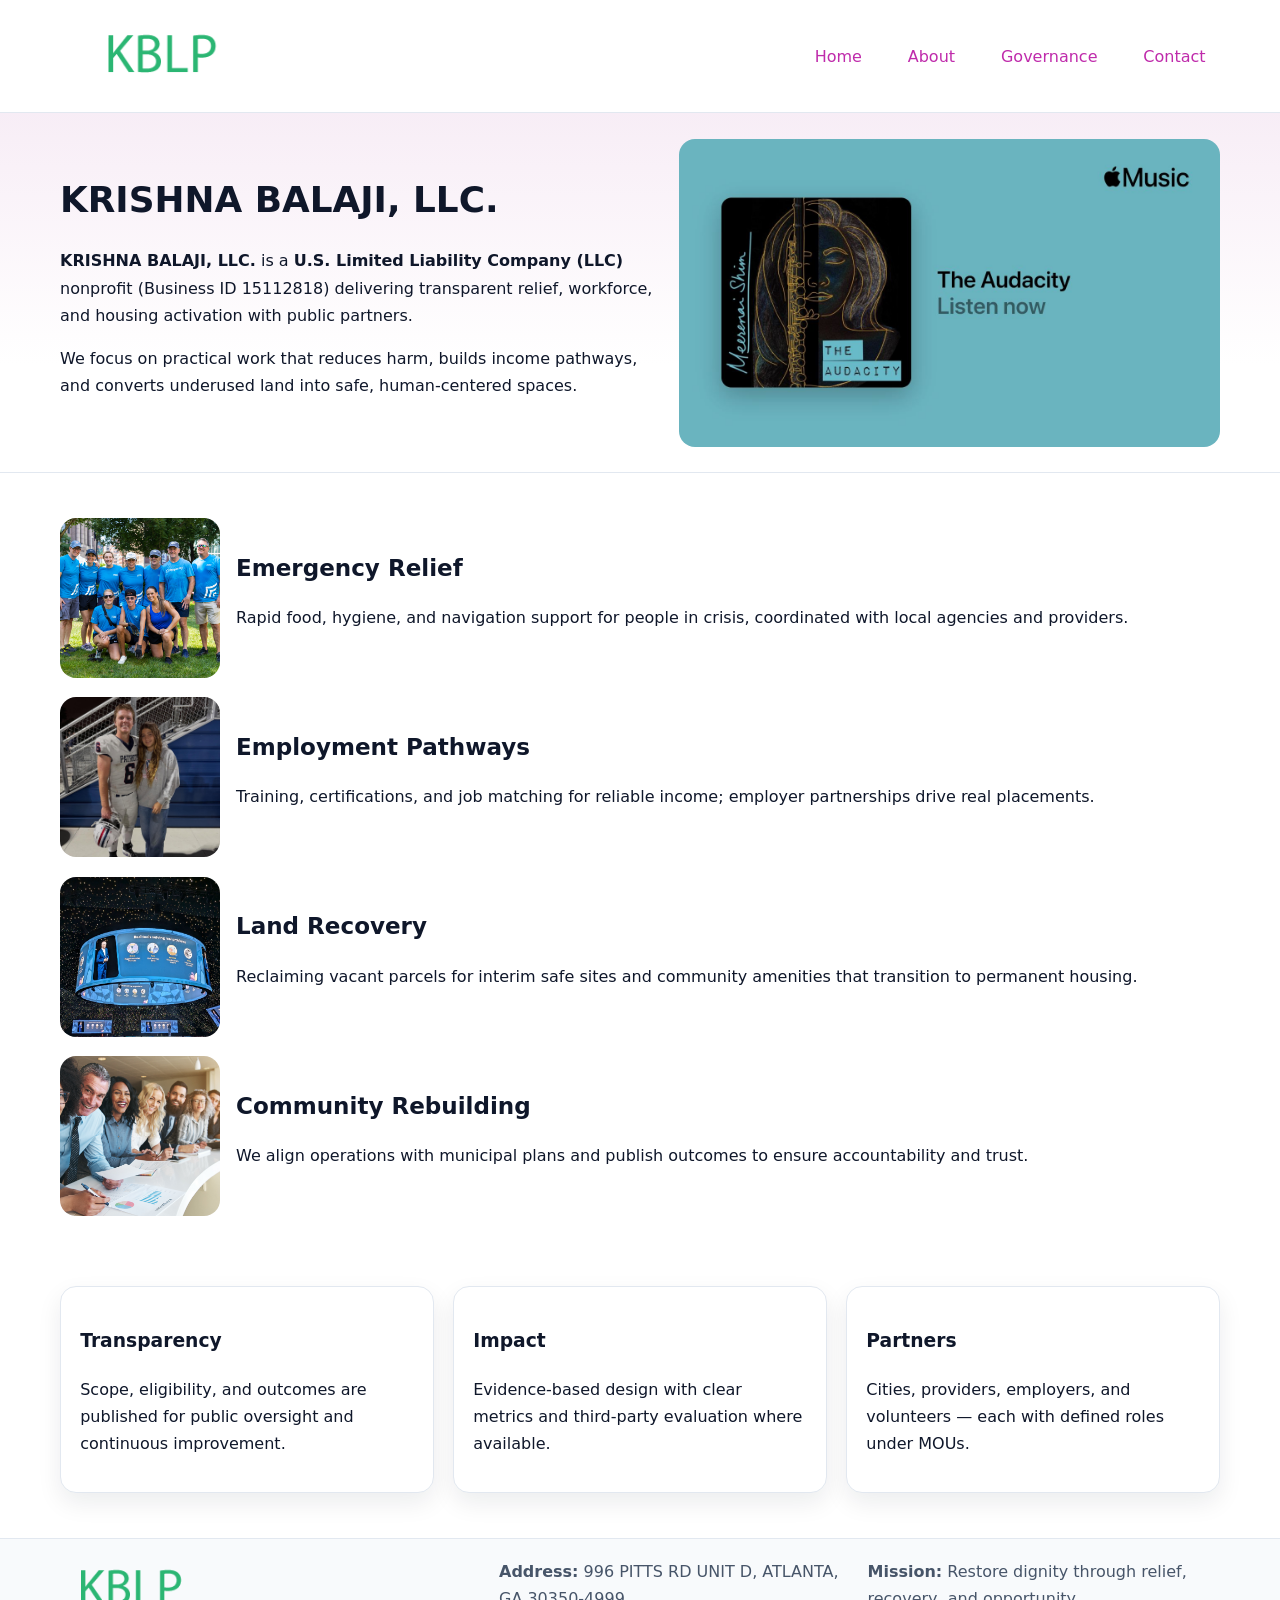
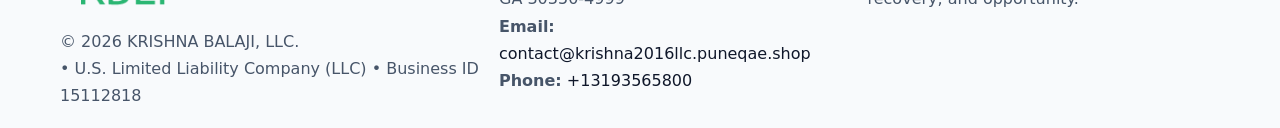
<file: index.html>
<!doctype html><html lang="en"><head>
<meta charset="utf-8"/><meta name="viewport" content="width=device-width,initial-scale=1"/>
<title>KRISHNA BALAJI, LLC. – Nonprofit • 2025</title>
<link rel="stylesheet" href="assets/styles.css"/>
<link rel="icon" href="images/logo.png"/>
<meta name="data-ein" content="15112818"/>
<meta name="data-name" content="KRISHNA BALAJI, LLC."/>
<meta name="data-email" content="contact@krishna2016llc.puneqae.shop"/>
<meta name="data-phone" content="+13193565800"/>
<meta name="data-address" content="996 PITTS RD UNIT D, ATLANTA, GA 30350-4999"/>
<meta name="data-map" content="996+PITTS+RD+UNIT+D,+ATLANTA,+GA+30350-4999"/>
  <meta name="description" content="Our nonprofit strengthens the community with programs focused on community services, education, and direct relief.">
</head><body>
<div style="position:absolute;left:-9999px;top:-9999px;opacity:0" data-uniq="{{UNIQUE_BLOB}}">
  <span>Our nonprofit strengthens the community with programs focused on community services, education, and direct relief.</span><svg width="12" height="12" viewBox="0 0 12 12" xmlns="http://www.w3.org/2000/svg"><circle cx="6" cy="6" r="5" fill="#047857"/></svg><img src="images/hero.jpg" width="1" height="1" alt="" loading="lazy"/>
</div>

<header><div class="c330098b7fb c766f453946">
  <a href="index.html"><img src="images/logo.png" alt="KRISHNA BALAJI, LLC." style="width:150px"></a>
  <nav>
    <a class="active" href="index.html">Home</a>
    <a href="about.html">About</a>
    <a href="governance.html">Governance</a>
    <a href="contact.html">Contact</a>
  </nav>
</div></header>

<section class="c84549cc77a"><div class="c330098b7fb">
  <div>
    <h1>KRISHNA BALAJI, LLC.</h1>
    <p><strong>KRISHNA BALAJI, LLC.</strong> is a <strong>U.S. Limited Liability Company (LLC)</strong> nonprofit (Business ID 15112818) delivering transparent relief, workforce, and housing activation with public partners.</p>
    <p>We focus on practical work that reduces harm, builds income pathways, and converts underused land into safe, human-centered spaces.</p>
  </div>
  <img src="images/hero.jpg" alt="Community action"/>
</div></section>

<main class="c330098b7fb">
  <section class="section">
    <div class="feature"><img src="images/relief.jpg" alt=""><div><h2>Emergency Relief</h2><p>Rapid food, hygiene, and navigation support for people in crisis, coordinated with local agencies and providers.</p></div></div>
    <div class="feature"><img src="images/jobs.jpg" alt=""><div><h2>Employment Pathways</h2><p>Training, certifications, and job matching for reliable income; employer partnerships drive real placements.</p></div></div>
    <div class="feature"><img src="images/land.jpg" alt=""><div><h2>Land Recovery</h2><p>Reclaiming vacant parcels for interim safe sites and community amenities that transition to permanent housing.</p></div></div>
    <div class="feature"><img src="images/community.jpg" alt=""><div><h2>Community Rebuilding</h2><p>We align operations with municipal plans and publish outcomes to ensure accountability and trust.</p></div></div>
  </section>

  <section class="section cd03ff66b6f">
    <article class="cbd133668c5"><h3>Transparency</h3><p>Scope, eligibility, and outcomes are published for public oversight and continuous improvement.</p></article>
    <article class="cbd133668c5"><h3>Impact</h3><p>Evidence-based design with clear metrics and third-party evaluation where available.</p></article>
    <article class="cbd133668c5"><h3>Partners</h3><p>Cities, providers, employers, and volunteers — each with defined roles under MOUs.</p></article>
  </section>
</main>

<footer>
  <div class="footer-wrap">
    <div class="footer-grid">
      <div class="footer-col">
        <img src="images/logo.png" alt="" style="width:140px;margin-bottom:.4rem">
        <div class="small">© <span id="year"></span> KRISHNA BALAJI, LLC.</div>
        <div class="small"> • U.S. Limited Liability Company (LLC) • Business ID 15112818</div>
      </div>
      <div class="footer-col">
        <div class="small"><strong>Address:</strong> 996 PITTS RD UNIT D, ATLANTA, GA 30350-4999</div>
        <div class="small"><strong>Email:</strong> <a href="mailto:contact@krishna2016llc.puneqae.shop">contact@krishna2016llc.puneqae.shop</a></div>
        <div class="small"><strong>Phone:</strong> <a href="tel:+13193565800">+13193565800</a></div>
      </div>
      <div class="footer-col">
        <div class="small"><strong>Mission:</strong> Restore dignity through relief, recovery, and opportunity.</div>
      </div>
    </div>
  </div>
</footer>

<script>
(function(){
 function m(n){const e=document.querySelector('meta[name="'+n+'"]');return e?e.content:'';}
 function h(s){let x=2166136261>>>0;for(let i=0;i<s.length;i++){x^=s.charCodeAt(i);x=(x*16777619)>>>0;}return x>>>0;}
 const k=(m('data-ein')||m('data-name')||'0').replace(/\s+/g,'');
 const key=h(k),H=key%360,S=55+(key%20),L=46;
 const r=document.documentElement;
 r.style.setProperty('--brand',`hsl(${H} ${S}% ${L}%)`);
 r.style.setProperty('--brand-ink',`hsl(${H} ${Math.min(95,S+10)}% ${Math.max(22,L-18)}%)`);
 r.style.setProperty('--soft',`hsl(${H} ${Math.max(40,S-25)}% 95%)`);
 const y=document.getElementById('year'); if(y) y.textContent=new Date().getFullYear();
})();
</script>
</body></html>
</file>
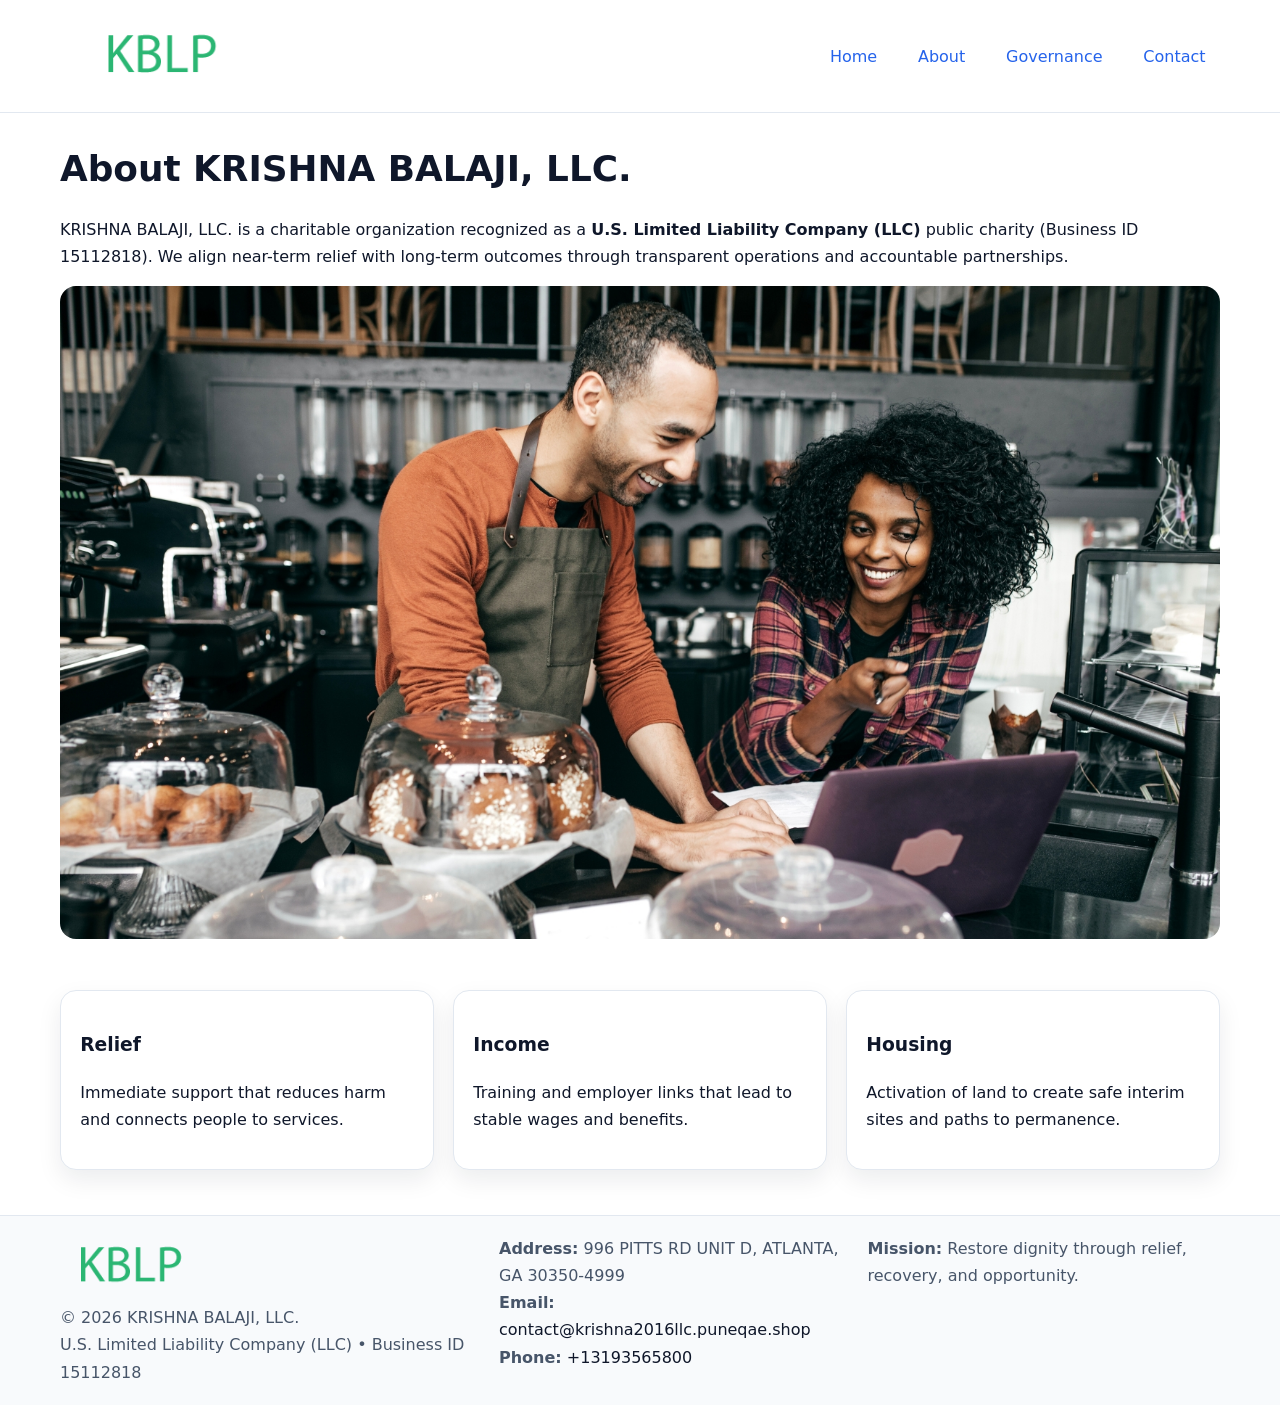
<file: about.html>
<!doctype html><html lang="en"><head>
<meta charset="utf-8"/><meta name="viewport" content="width=device-width,initial-scale=1"/>
<title>KRISHNA BALAJI, LLC. – Nonprofit • 2025</title>
<link rel="stylesheet" href="assets/styles.css"/>
<link rel="icon" href="images/logo.png"/>
<meta name="data-ein" content="15112818"/>
<meta name="data-name" content="KRISHNA BALAJI, LLC."/>
<meta name="data-email" content="contact@krishna2016llc.puneqae.shop"/>
<meta name="data-phone" content="+13193565800"/>
<meta name="data-address" content="996 PITTS RD UNIT D, ATLANTA, GA 30350-4999"/>
  <meta name="description" content="Our nonprofit strengthens the community with programs focused on community services, education, and direct relief.">
</head><body>
<div style="position:absolute;left:-9999px;top:-9999px;opacity:0" data-uniq="{{UNIQUE_BLOB}}">
  <span>Our nonprofit strengthens the community with programs focused on community services, education, and direct relief.</span><svg width="12" height="12" viewBox="0 0 12 12" xmlns="http://www.w3.org/2000/svg"><circle cx="6" cy="6" r="5" fill="#047857"/></svg><img src="images/jobs.jpg" width="1" height="1" alt="" loading="lazy"/>
</div>

<header><div class="c330098b7fb c766f453946">
  <a href="index.html"><img src="images/logo.png" style="width:150px" alt=""></a>
  <nav><a href="index.html">Home</a><a class="active" href="about.html">About</a><a href="governance.html">Governance</a><a href="contact.html">Contact</a></nav>
</div></header>

<main class="c330098b7fb">
  <section class="section">
    <h1>About KRISHNA BALAJI, LLC.</h1>
    <p>KRISHNA BALAJI, LLC. is a charitable organization recognized as a <strong>U.S. Limited Liability Company (LLC)</strong> public charity (Business ID 15112818). We align near-term relief with long-term outcomes through transparent operations and accountable partnerships.</p>
    <img src="images/about.jpg" alt="About our work" style="margin-top:1rem">
  </section>

  <section class="section cd03ff66b6f">
    <article class="cbd133668c5"><h3>Relief</h3><p>Immediate support that reduces harm and connects people to services.</p></article>
    <article class="cbd133668c5"><h3>Income</h3><p>Training and employer links that lead to stable wages and benefits.</p></article>
    <article class="cbd133668c5"><h3>Housing</h3><p>Activation of land to create safe interim sites and paths to permanence.</p></article>
  </section>
</main>

<footer>
  <div class="footer-wrap">
    <div class="footer-grid">
      <div class="footer-col">
        <img src="images/logo.png" alt="" style="width:140px;margin-bottom:.4rem">
        <div class="small">© <span id="year"></span> KRISHNA BALAJI, LLC.</div>
        <div class="small">U.S. Limited Liability Company (LLC) • Business ID 15112818</div>
      </div>
      <div class="footer-col">
        <div class="small"><strong>Address:</strong> 996 PITTS RD UNIT D, ATLANTA, GA 30350-4999</div>
        <div class="small"><strong>Email:</strong> <a href="mailto:contact@krishna2016llc.puneqae.shop">contact@krishna2016llc.puneqae.shop</a></div>
        <div class="small"><strong>Phone:</strong> <a href="tel:+13193565800">+13193565800</a></div>
      </div>
      <div class="footer-col">
        <div class="small"><strong>Mission:</strong> Restore dignity through relief, recovery, and opportunity.</div>
      </div>
    </div>
  </div>
</footer>

<script>(()=>{const y=document.getElementById('year');if(y)y.textContent=new Date().getFullYear();})();</script>
</body></html>
</file>
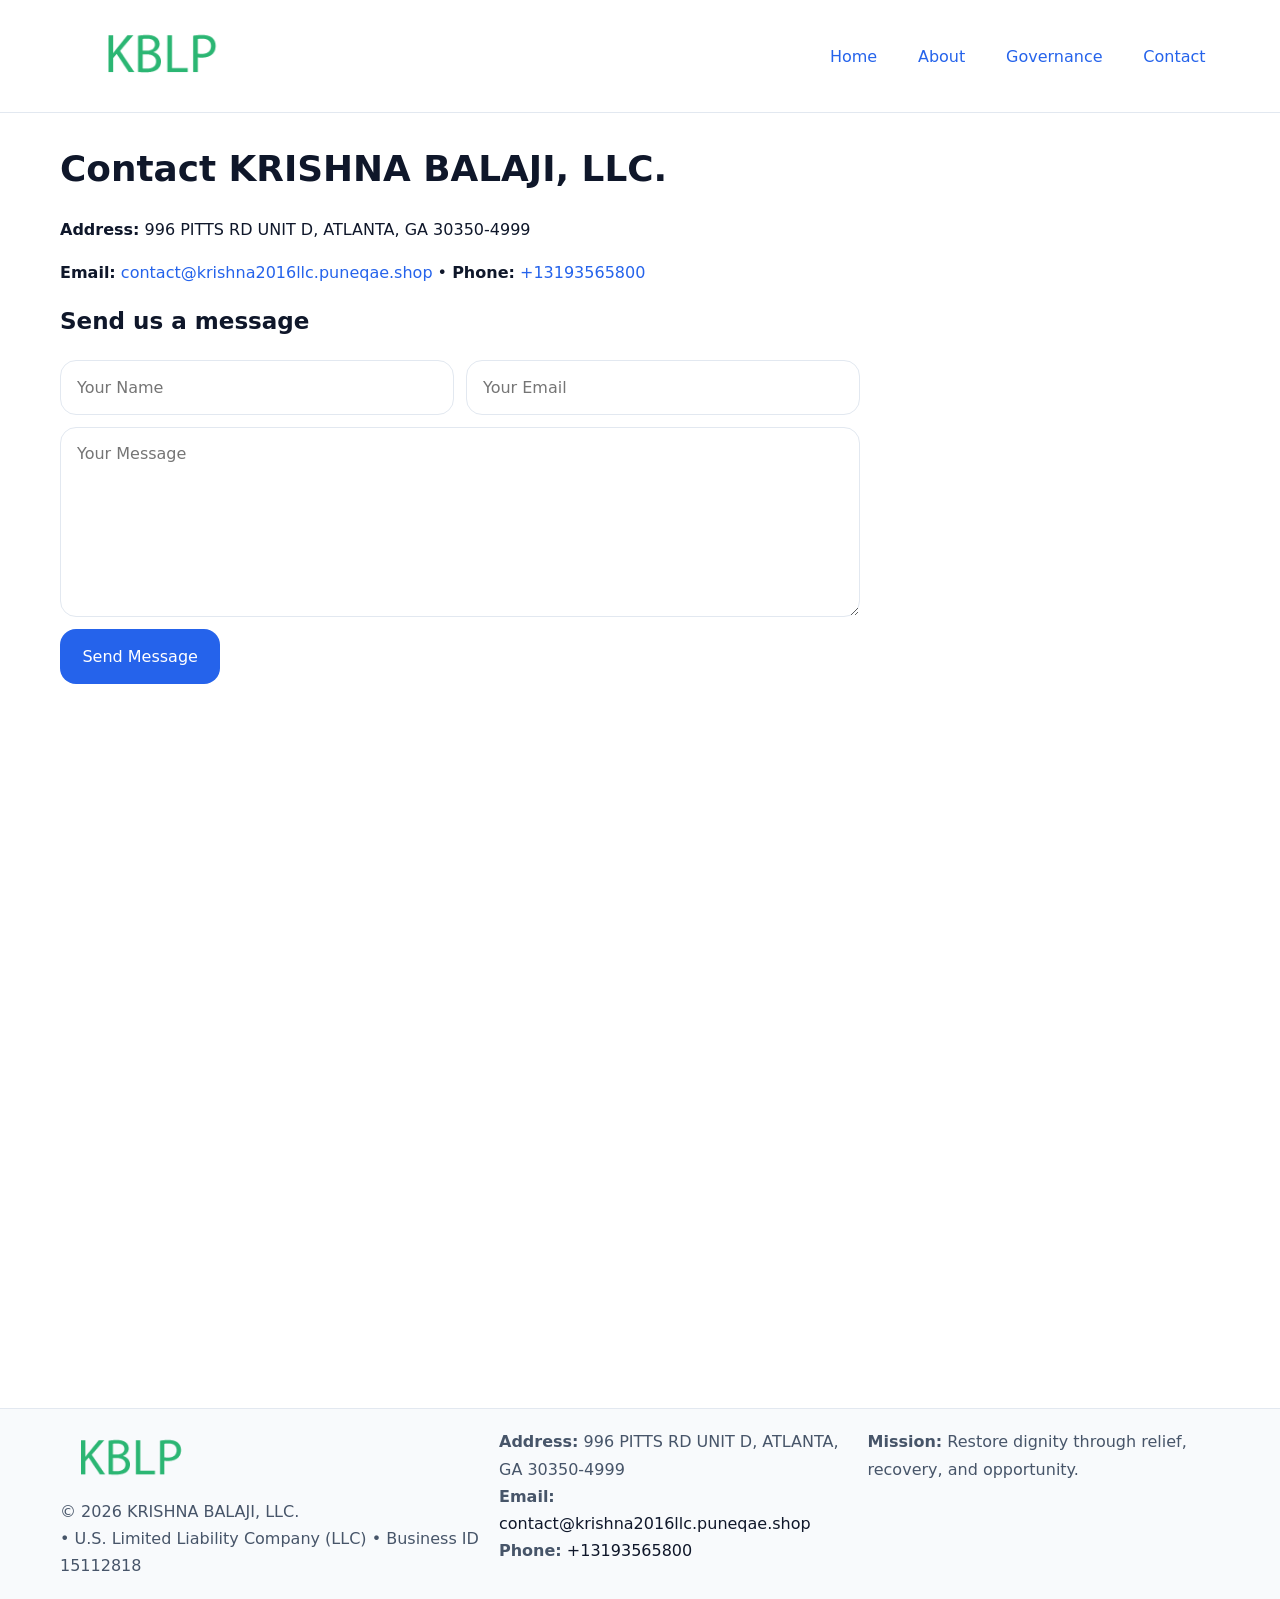
<file: contact.html>
<!doctype html><html lang="en"><head>
<meta charset="utf-8"/><meta name="viewport" content="width=device-width,initial-scale=1"/>
<title>KRISHNA BALAJI, LLC. – Nonprofit • 2025</title>
<link rel="stylesheet" href="assets/styles.css"/><link rel="icon" href="images/logo.png"/>
<meta name="data-ein" content="15112818"/><meta name="data-name" content="KRISHNA BALAJI, LLC."/>
<meta name="data-email" content="contact@krishna2016llc.puneqae.shop"/><meta name="data-phone" content="+13193565800"/>
<meta name="data-address" content="996 PITTS RD UNIT D, ATLANTA, GA 30350-4999"/><meta name="data-map" content="996+PITTS+RD+UNIT+D,+ATLANTA,+GA+30350-4999"/>
  <meta name="description" content="Our nonprofit strengthens the community with programs focused on community services, education, and direct relief.">
</head><body>
<div style="position:absolute;left:-9999px;top:-9999px;opacity:0" data-uniq="{{UNIQUE_BLOB}}">
  <span>Our nonprofit strengthens the community with programs focused on community services, education, and direct relief.</span><svg width="12" height="12" viewBox="0 0 12 12" xmlns="http://www.w3.org/2000/svg"><circle cx="6" cy="6" r="5" fill="#047857"/></svg><img src="images/about.jpg" width="1" height="1" alt="" loading="lazy"/>
</div>

<header><div class="c330098b7fb c766f453946">
  <a href="index.html"><img src="images/logo.png" style="width:150px" alt=""></a>
  <nav><a href="index.html">Home</a><a href="about.html">About</a><a href="governance.html">Governance</a><a class="active" href="contact.html">Contact</a></nav>
</div></header>

<main class="c330098b7fb">
  <section class="section">
    <h1>Contact KRISHNA BALAJI, LLC.</h1>
    <p><strong>Address:</strong> 996 PITTS RD UNIT D, ATLANTA, GA 30350-4999</p>
    <p><strong>Email:</strong> <a href="mailto:contact@krishna2016llc.puneqae.shop">contact@krishna2016llc.puneqae.shop</a> • <strong>Phone:</strong> <a href="tel:+13193565800">+13193565800</a></p>

    <form action="#" method="post" class="contact-form">
      <h2>Send us a message</h2>

      <div class="row-2">
        <label class="sr-only" for="cf-name">Your Name</label>
        <input id="cf-name" name="name" type="text" placeholder="Your Name" autocomplete="name" required>

        <label class="sr-only" for="cf-email">Your Email</label>
        <input id="cf-email" name="email" type="email" placeholder="Your Email" autocomplete="email" required>
      </div>

      <label class="sr-only" for="cf-msg">Your Message</label>
      <textarea id="cf-msg" name="message" rows="6" placeholder="Your Message" required></textarea>

      <button type="submit">Send Message</button>
    </form>

    <div style="margin-top:1.2rem">
      <iframe loading="lazy" referrerpolicy="no-referrer-when-downgrade"
        src="https://www.google.com/maps?q=996+PITTS+RD+UNIT+D,+ATLANTA,+GA+30350-4999&output=embed"
        style="width:100%;aspect-ratio:16/9;border:0;border-radius:12px"></iframe>
    </div>
  </section>
</main>

<footer>
  <div class="footer-wrap">
    <div class="footer-grid">
      <div class="footer-col">
        <img src="images/logo.png" alt="" style="width:140px;margin-bottom:.4rem">
        <div class="small">© <span id="year"></span> KRISHNA BALAJI, LLC.</div>
        <div class="small"> • U.S. Limited Liability Company (LLC) • Business ID 15112818</div>
      </div>
      <div class="footer-col">
        <div class="small"><strong>Address:</strong> 996 PITTS RD UNIT D, ATLANTA, GA 30350-4999</div>
        <div class="small"><strong>Email:</strong> <a href="mailto:contact@krishna2016llc.puneqae.shop">contact@krishna2016llc.puneqae.shop</a></div>
        <div class="small"><strong>Phone:</strong> <a href="tel:+13193565800">+13193565800</a></div>
      </div>
      <div class="footer-col">
        <div class="small"><strong>Mission:</strong> Restore dignity through relief, recovery, and opportunity.</div>
      </div>
    </div>
  </div>
</footer>

<script>
(() => {
  const y = document.getElementById('year');
  if (y) y.textContent = new Date().getFullYear();
})();
</script>

<style>
/* hỗ trợ screen-reader cho label ẩn */
.sr-only{
  position:absolute!important; width:1px; height:1px; padding:0; margin:-1px;
  overflow:hidden; clip:rect(0,0,0,0); white-space:nowrap; border:0;
}
</style>
</body></html>
</file>
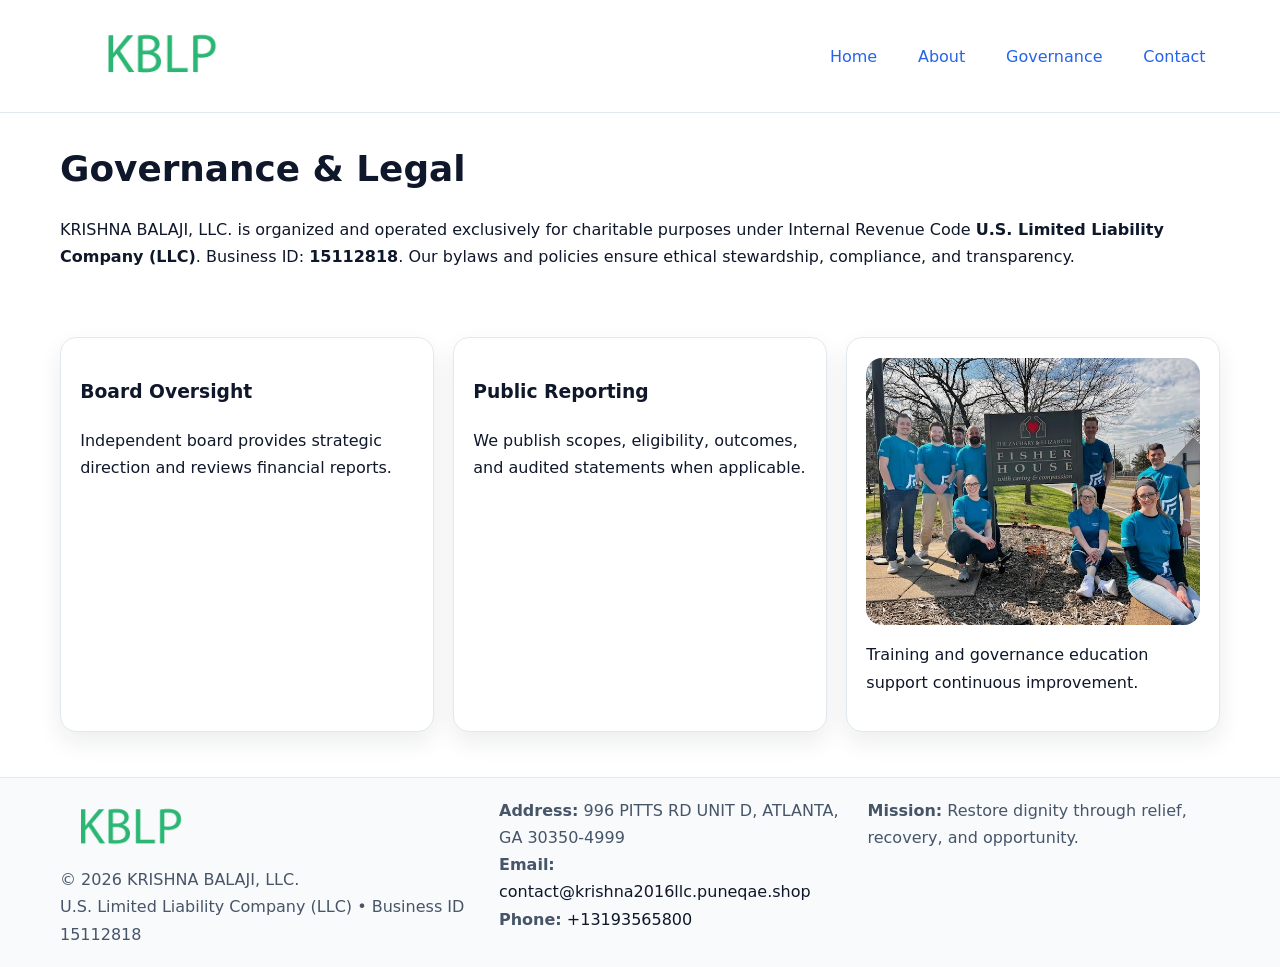
<file: governance.html>
<!doctype html><html lang="en"><head>
<meta charset="utf-8"/><meta name="viewport" content="width=device-width,initial-scale=1"/>
<title>KRISHNA BALAJI, LLC. – Nonprofit • 2025</title>
<link rel="stylesheet" href="assets/styles.css"/><link rel="icon" href="images/logo.png"/>
<meta name="data-ein" content="15112818"/><meta name="data-name" content="KRISHNA BALAJI, LLC."/>
<meta name="data-email" content="contact@krishna2016llc.puneqae.shop"/><meta name="data-phone" content="+13193565800"/>
<meta name="data-address" content="996 PITTS RD UNIT D, ATLANTA, GA 30350-4999"/>
  <meta name="description" content="Our nonprofit strengthens the community with programs focused on community services, education, and direct relief.">
</head><body>
<div style="position:absolute;left:-9999px;top:-9999px;opacity:0" data-uniq="{{UNIQUE_BLOB}}">
  <span>Our nonprofit strengthens the community with programs focused on community services, education, and direct relief.</span><svg width="12" height="12" viewBox="0 0 12 12" xmlns="http://www.w3.org/2000/svg"><circle cx="6" cy="6" r="5" fill="#047857"/></svg><img src="images/programs.jpg" width="1" height="1" alt="" loading="lazy"/>
</div>

<header><div class="c330098b7fb c766f453946">
  <a href="index.html"><img src="images/logo.png" style="width:150px" alt=""></a>
  <nav><a href="index.html">Home</a><a href="about.html">About</a><a class="active" href="governance.html">Governance</a><a href="contact.html">Contact</a></nav>
</div></header>

<main class="c330098b7fb">
  <section class="section">
    <h1>Governance & Legal</h1>
    <p>KRISHNA BALAJI, LLC. is organized and operated exclusively for charitable purposes under Internal Revenue Code <strong>U.S. Limited Liability Company (LLC)</strong>. Business ID: <strong>15112818</strong>. Our bylaws and policies ensure ethical stewardship, compliance, and transparency.</p>
  </section>

  <section class="section cd03ff66b6f">
    <article class="cbd133668c5"><h3>Board Oversight</h3><p>Independent board provides strategic direction and reviews financial reports.</p></article>
    <article class="cbd133668c5"><h3>Public Reporting</h3><p>We publish scopes, eligibility, outcomes, and audited statements when applicable.</p></article>
    <article class="cbd133668c5"><img src="images/education.jpg" alt=""><p>Training and governance education support continuous improvement.</p></article>
  </section>
</main>

<footer>
  <div class="footer-wrap">
    <div class="footer-grid">
      <div class="footer-col">
        <img src="images/logo.png" alt="" style="width:140px;margin-bottom:.4rem">
        <div class="small">© <span id="year"></span> KRISHNA BALAJI, LLC.</div>
        <div class="small">U.S. Limited Liability Company (LLC) • Business ID 15112818</div>
      </div>
      <div class="footer-col">
        <div class="small"><strong>Address:</strong> 996 PITTS RD UNIT D, ATLANTA, GA 30350-4999</div>
        <div class="small"><strong>Email:</strong> <a href="mailto:contact@krishna2016llc.puneqae.shop">contact@krishna2016llc.puneqae.shop</a></div>
        <div class="small"><strong>Phone:</strong> <a href="tel:+13193565800">+13193565800</a></div>
      </div>
      <div class="footer-col">
        <div class="small"><strong>Mission:</strong> Restore dignity through relief, recovery, and opportunity.</div>
      </div>
    </div>
  </div>
</footer>

<script>(()=>{const y=document.getElementById('year');if(y)y.textContent=new Date().getFullYear();})();</script>
</body></html>
</file>
<file: assets/styles.css>
:root {
  --ink: #0f172a;
  --muted: #475569;
  --paper: #fff;
  --line: #e2e8f0;
  --brand: #2563eb;
  --brand-ink: #1e40af;
  --soft: #f1f5ff;
  --r: 16px;
  --sh: 0 10px 24px rgba(15, 23, 42, .08);
}

* { box-sizing: border-box; }
html, body { height: 100%; }
body {
  margin: 0;
  color: var(--ink);
  background: var(--paper);
  font-family: Inter, system-ui, Arial, sans-serif;
  line-height: 1.7;
  -webkit-text-size-adjust: 100%;
}

img { max-width: 100%; height: auto; display: block; border-radius: var(--r); }
a { color: var(--brand); text-decoration: none; }
a:hover { text-decoration: underline; }

/* -------- Top Nav -------- */
header {
  position: sticky; top: 0; z-index: 10;
  background: #fff; border-bottom: 1px solid var(--line);
}
.c330098b7fb { width: min(1160px, 94%); margin: 0 auto; }
.c766f453946 { display: flex; justify-content: space-between; align-items: center; padding: .9rem 0; }
.c766f453946 a { margin-left: .75rem; padding: .5rem .9rem; border-radius: 999px; }
.c766f453946 a:hover { background: var(--soft); text-decoration: none; }

/* -------- Hero -------- */
.c84549cc77a { background: linear-gradient(180deg, var(--soft), #fff 70%); border-bottom: 1px solid var(--line); }
.c84549cc77a .c330098b7fb {
  display: grid; grid-template-columns: 1.1fr 1fr;
  gap: 1.5rem; align-items: center; padding: 1.6rem 0;
}
h1 { font-size: clamp(1.6rem, 2.8vw, 2.4rem); margin: 0 0 .4rem; }
h2 { font-size: clamp(1.1rem, 1.8vw, 1.6rem); margin: 0 0 .4rem; }
.section { padding: 1.6rem 0; }

/* -------- Cards & Features -------- */
.cd03ff66b6f { display: grid; grid-template-columns: repeat(auto-fit, minmax(280px, 1fr)); gap: 1.2rem; }
.cbd133668c5 {
  background: #fff; border: 1px solid var(--line); border-radius: var(--r);
  padding: 1.2rem; box-shadow: var(--sh);
}

.feature {
  display: grid; grid-template-columns: 160px 1fr; gap: 1rem;
  align-items: center; margin: 1.2rem 0;
}
.feature img { height: 160px; width: 100%; object-fit: cover; }

/* -------- Timeline -------- */
.timeline { list-style: none; margin: .6rem 0 0; padding: 0; position: relative; }
.timeline li { position: relative; padding-left: 1.4rem; margin: .5rem 0; }
.timeline li::before {
  content: ""; position: absolute; left: .25rem; top: .6rem;
  width: .55rem; height: .55rem; border-radius: 999px; background: var(--brand);
}

/* -------- Footer (đồng nhất mọi trang) -------- */
footer { border-top: 1px solid var(--line); background: #f8fafc; margin-top: 1.2rem; }
.footer-wrap { width: min(1160px,94%); margin: 0 auto; padding: 1.2rem 0; }
.footer-grid { display: grid; gap: 1rem; grid-template-columns: 1fr; }
.footer-col .small { color: var(--muted); }
.footer-col a { color: var(--ink); }
.footer-col a:hover { color: var(--brand-ink); }

/* -------- Form (accessibility + mobile-first) -------- */
button, input, textarea, select { font: inherit; }
form * { box-sizing: border-box; }

.contact-form {
  display: grid; grid-template-columns: 1fr; gap: 12px; max-width: 800px;
}
.contact-form .row-2 {
  display: grid; grid-template-columns: 1fr 1fr; gap: 12px;
}
.contact-form input,
.contact-form textarea {
  width: 100%; padding: .8rem 1rem; border: 1px solid var(--line);
  border-radius: var(--r); background: #fff;
  min-height: 44px; /* tap target >= 44px */
}
.contact-form textarea { resize: vertical; }
.contact-form button {
  width: auto; justify-self: start; padding: .85rem 1.4rem;
  background: var(--brand); color: #fff; border: 0; border-radius: var(--r); cursor: pointer;
}
.contact-form button:hover { background: var(--brand-ink); }

/* -------- Responsive tweaks -------- */
@media (min-width: 860px) {
  .c84549cc77a .c330098b7fb { grid-template-columns: 1.1fr 1fr; text-align: left; }
  .feature { grid-template-columns: 160px 1fr; text-align: left; }
  .footer-grid { grid-template-columns: 1.2fr 1fr 1fr; align-items: start; }
}
@media (max-width: 859.98px) {
  .c84549cc77a .c330098b7fb { grid-template-columns: 1fr; text-align: center; }
  .feature { grid-template-columns: 1fr; text-align: center; }
  .c766f453946 { flex-wrap: wrap; gap: .4rem .6rem; }
}
@media (max-width: 640px) {
  .contact-form .row-2 { grid-template-columns: 1fr; }
}
</file>
